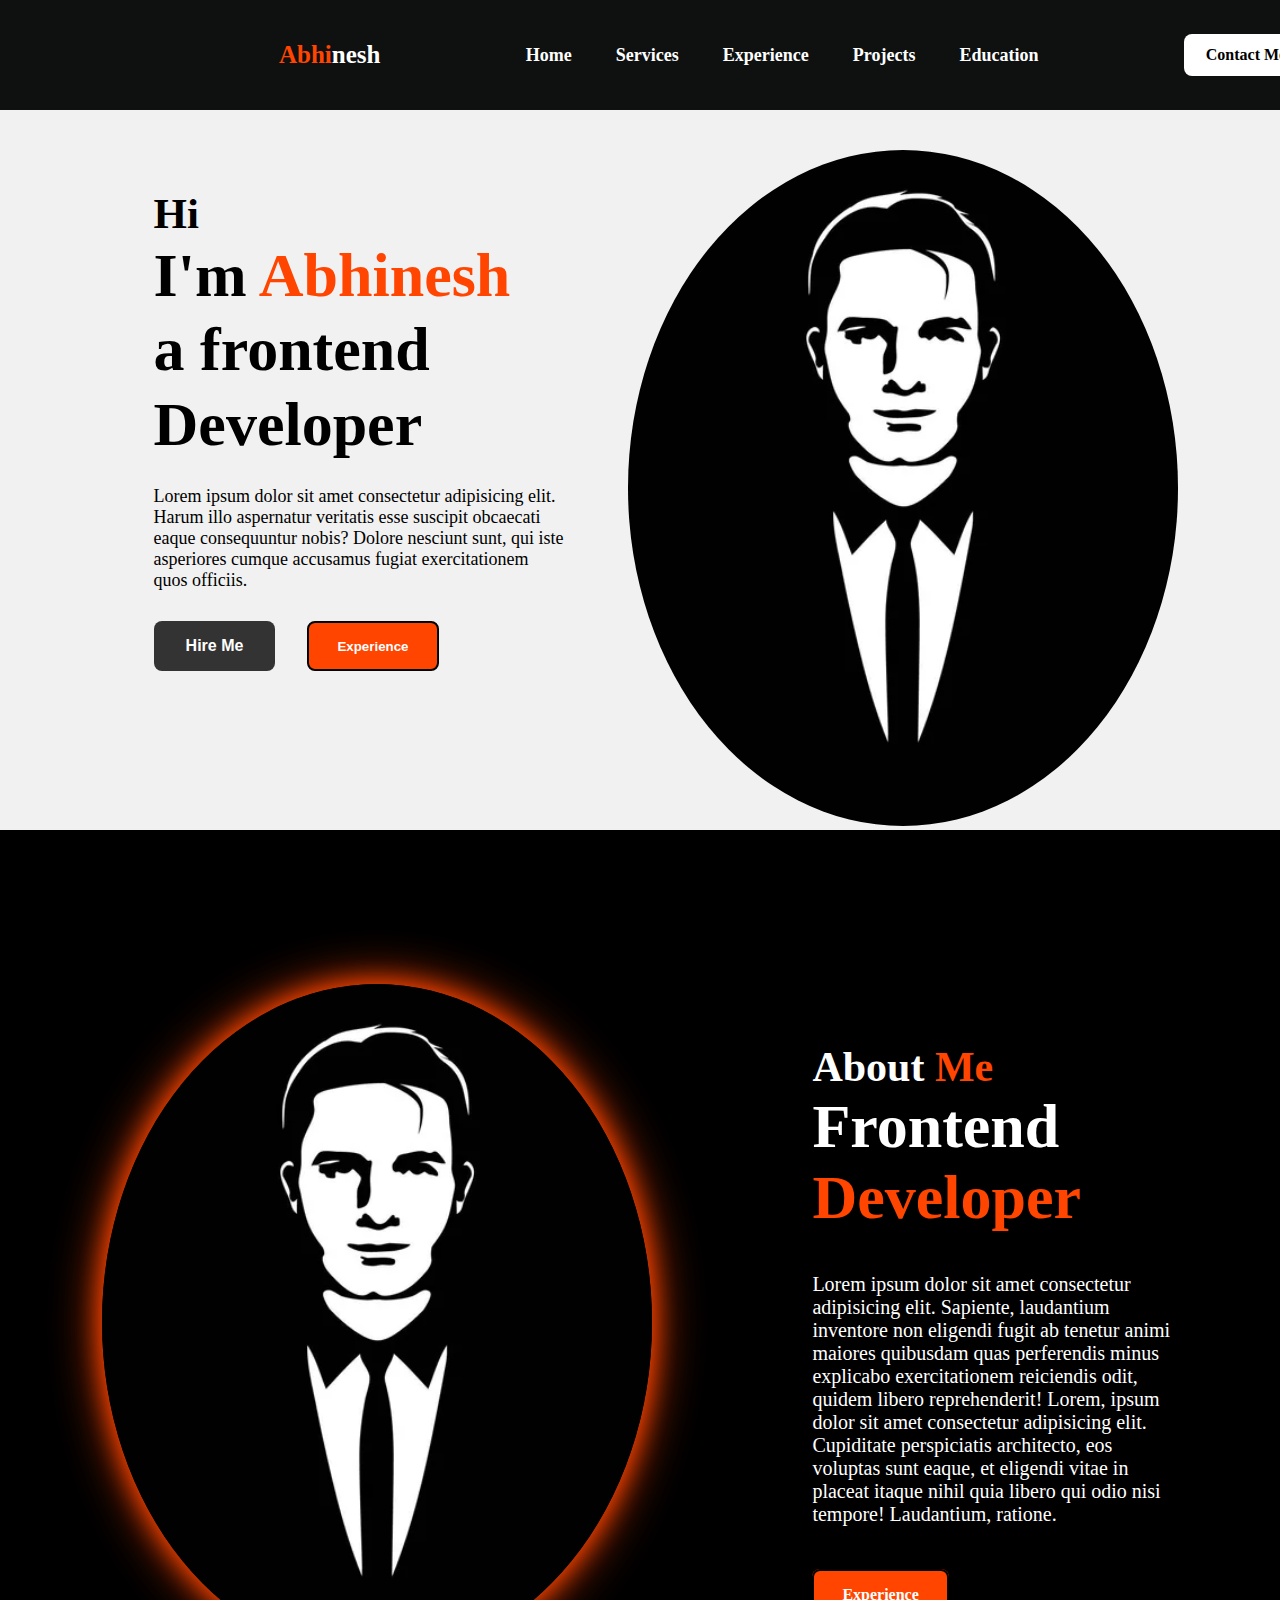
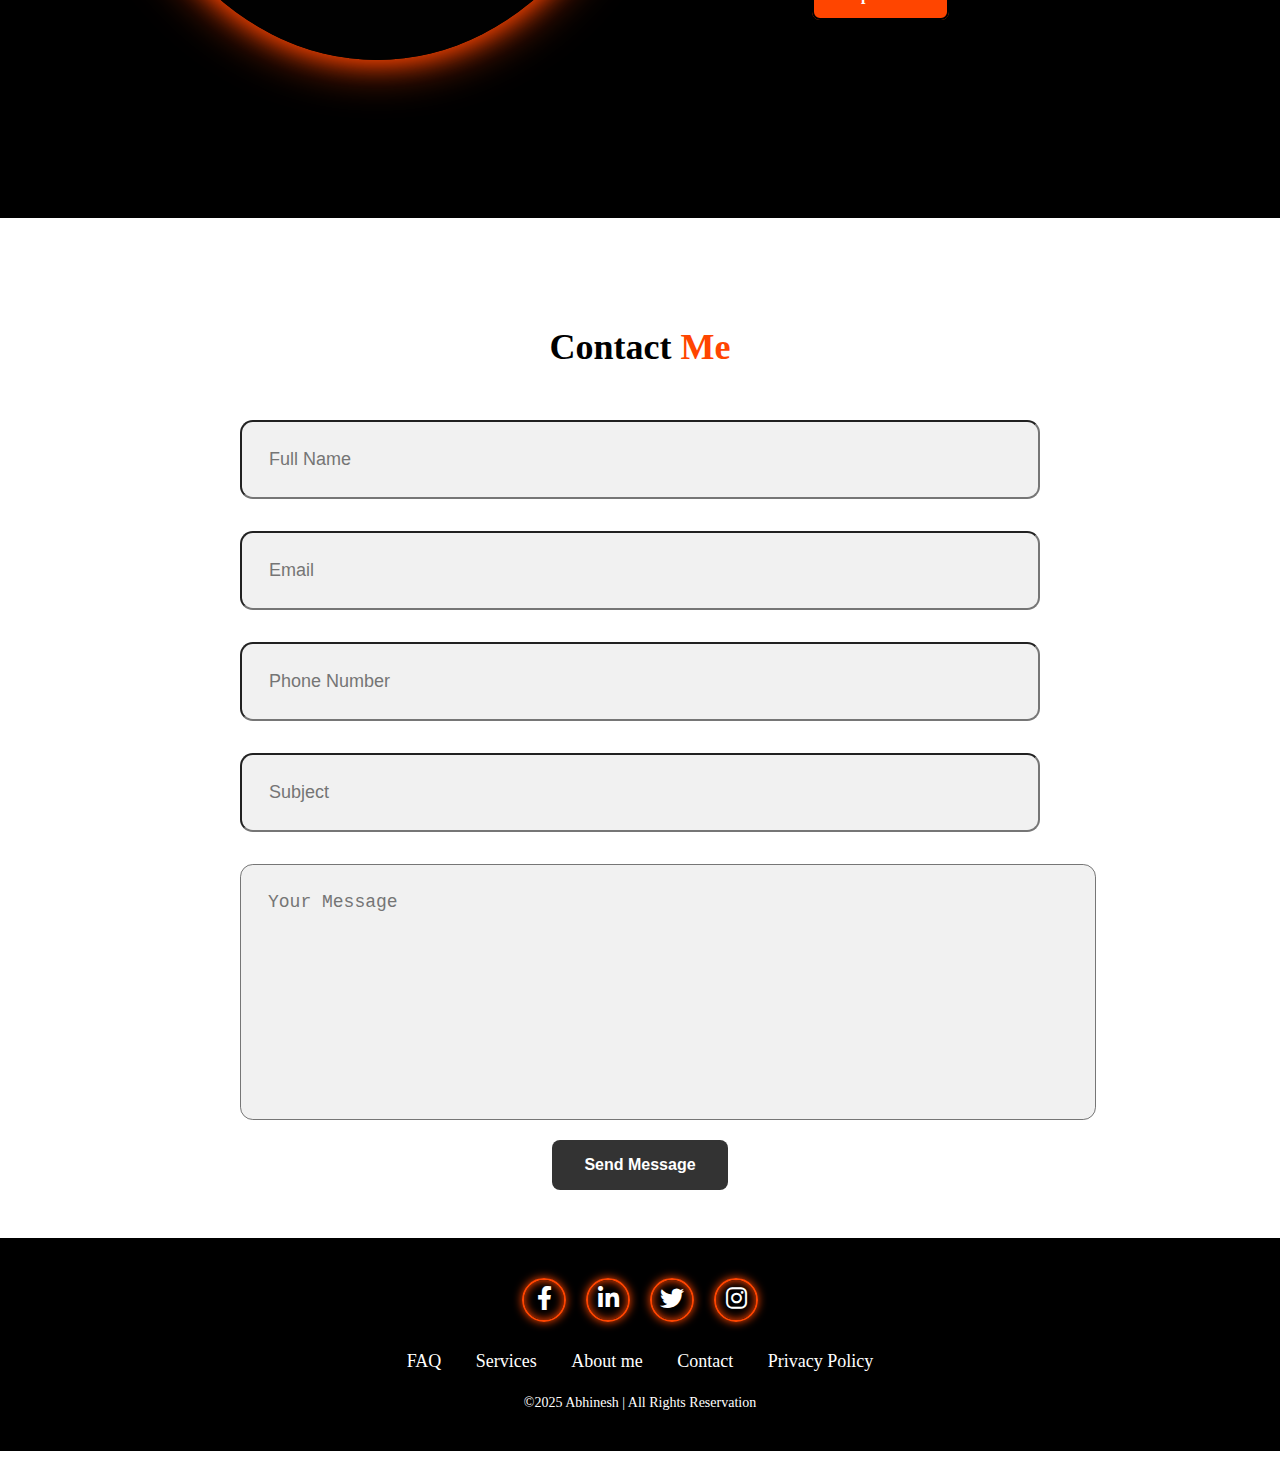
<file: index.html>
<!DOCTYPE html>
<html lang="en">
<head>
    <meta charset="UTF-8">
    <meta name="viewport" content="width=device-width, initial-scale=1.0">
    <title>Portfolio</title>
    <link rel="stylesheet" href="https://cdnjs.cloudflare.com/ajax/libs/font-awesome/6.0.0-beta3/css/all.min.css">

    <link rel="stylesheet" href="index.css">
</head>
<body>
<header>
    <div class="header">
        <a href="#" class="logo"><span>Abhi</span>nesh</a>
      
        <div class="me">
          <a href="index.html">Home</a>
          <a href="service.html">Services</a>
          <a href="experience.html">Experience</a>
          <a href="project.html">Projects</a>
          <a href="education.html">Education</a>
        </div>
        
            <a href="#contact" class="contact">Contact Me</a>
    </div>
</header>
<!-- HERO SECTION -->
<section class="home">
    <div class="home-content">
        <h3>Hi</h3>
        <h1>I'm <span>Abhinesh<br></span>a frontend Developer</h1>
        <p>Lorem ipsum dolor sit amet consectetur adipisicing elit. Harum illo aspernatur veritatis esse suscipit obcaecati eaque consequuntur nobis? Dolore nesciunt sunt, qui iste asperiores cumque accusamus fugiat exercitationem quos officiis.</p>

        <div class="button">
            <button class="btn-1">Hire Me</button>
            <button class="btn-2">Experience </button>
        </div>
    </div>
    <div class="img-box">
        <img src="photo.jpg" alt="me">
    </div>
</section>
<!-- EXPERIENCE -->
<section class="about">
    <div class="about-img">
        <img src="photo.jpg" alt="">
    </div>
    <div class="about-content">
        <h2 class="heading">About <span>Me</span></h2>
        <h3>Frontend <span>Developer</span></h3>
        <p>Lorem ipsum dolor sit amet consectetur adipisicing elit. Sapiente, laudantium inventore non eligendi fugit ab tenetur animi maiores quibusdam quas perferendis minus explicabo exercitationem reiciendis odit, quidem libero reprehenderit! Lorem, ipsum dolor sit amet consectetur adipisicing elit. Cupiditate perspiciatis architecto, eos voluptas sunt eaque, et eligendi vitae in placeat itaque nihil quia libero qui odio nisi tempore! Laudantium, ratione.</p>
        <a href="#" class="btn-2">Experience</a>
    </div>
</section>

    <!-- CONTACT PAGE -->
  <section class="contact-form" id="contact">
    <h2 class="contact-me">Contact <span>Me</span></h2>

    <form action="#">
      <div class="input-box">
        <input type="text" placeholder="Full Name">
        <input type="email" placeholder="Email">
      </div>

      <div class="input-box">
        <input type="number" placeholder="Phone Number">
        <input type="text" placeholder="Subject">
      </div>

      <textarea name="" id="" cols="30" rows="10" placeholder="Your Message"></textarea>

      <input type="submit" value="Send Message" class="btn-1">
    </form>
  </section>

  <!-- JavaScript  -->
  <script>
    document.querySelector("form").addEventListener("submit", function(event) {
      event.preventDefault(); // Stop form from submitting
      const fullName = document.querySelector("input[placeholder='Full Name']").value;
      const email = document.querySelector("input[type='email']").value;
      const phone = document.querySelector("input[placeholder='Phone Number']").value;
      const subject = document.querySelector("input[placeholder='Subject']").value;
      const message = document.querySelector("textarea").value;

      if (fullName && email && phone && subject && message) {
        alert("Thank you, " + fullName + "! Your message has been sent.");
      } else {
        alert("Please fill out all the fields.");
      }
    });
  </script>
<!-- FOOTER -->
<footer class="footer">
    <div class="social">
        <a href="#"><i class="fab fa-facebook-f"></i></a>
    <a href="#"><i class="fab fa-linkedin-in"></i></a>
    <a href="#"><i class="fab fa-twitter"></i></a>
    <a href="#"><i class="fab fa-instagram"></i></a>
       
    </div>
    <ul class="list">
        <li><a href="#">FAQ</a></li>
        <li><a href="#">Services</a></li>
        <li><a href="#">About me </a></li>
        <li><a href="#">Contact</a></li>
        <li><a href="#">Privacy Policy</a></li>
    </ul>
    <p class="copyright">&copy;2025 Abhinesh | All Rights Reservation</p>
</footer>

</body>
</html>
</file>
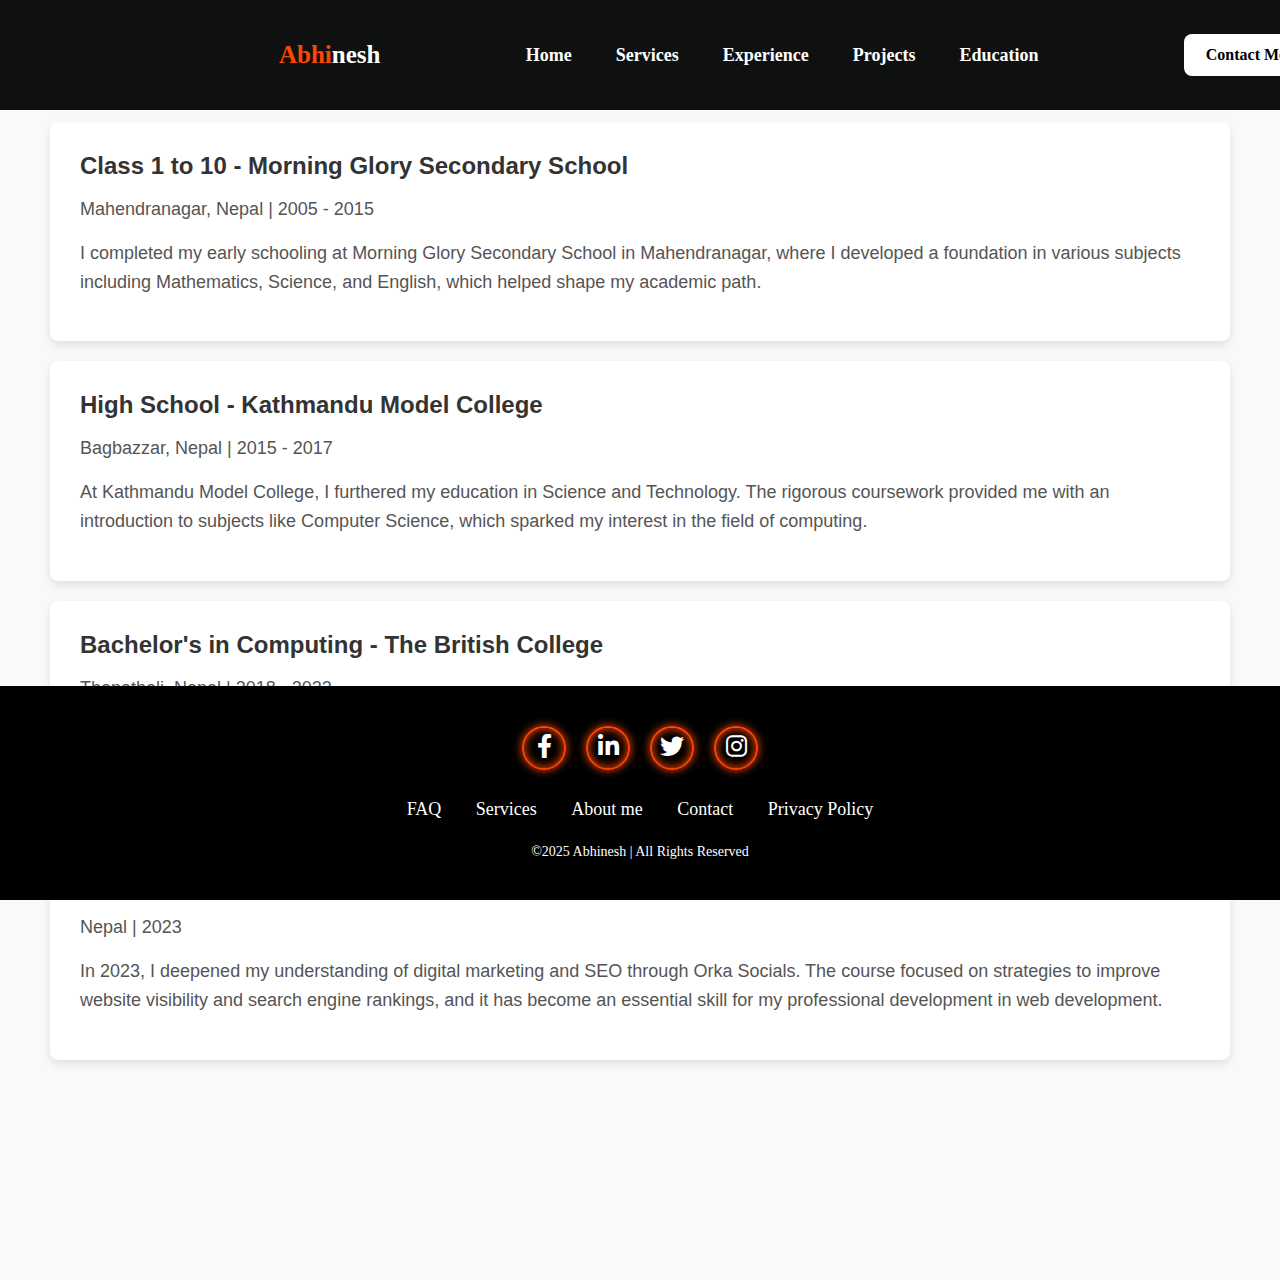
<file: education.html>
<!DOCTYPE html>
<html lang="en">
<head>
    <meta charset="UTF-8">
    <meta name="viewport" content="width=device-width, initial-scale=1.0">
    <title>Projects</title>
    <link rel="stylesheet" href="education.css">
    <link rel="stylesheet" href="https://cdnjs.cloudflare.com/ajax/libs/font-awesome/6.0.0-beta3/css/all.min.css">
</head>
<body> 
    <header>
        <div class="header">
            <a href="index.html" class="logo"><span>Abhi</span>nesh</a>
            <div class="me">
                <a href="index.html">Home</a>
                <a href="service.html">Services</a>
                <a href="experience.html">Experience</a>
                <a href="project.html">Projects</a>
                <a href="education.html">Education</a>
              </div>
            <a href="#contact" class="contact">Contact Me</a>
        </div>
    </header>

    <section class="education">
        <h2>Education</h2>
        <div class="education-item">
            <h3>Class 1 to 10 - Morning Glory Secondary School</h3>
            <p>Mahendranagar, Nepal | 2005 - 2015</p>
            <p>I completed my early schooling at Morning Glory Secondary School in Mahendranagar, where I developed a foundation in various subjects including Mathematics, Science, and English, which helped shape my academic path.</p>
        </div>
        <div class="education-item">
            <h3>High School - Kathmandu Model College</h3>
            <p>Bagbazzar, Nepal | 2015 - 2017</p>
            <p>At Kathmandu Model College, I furthered my education in Science and Technology. The rigorous coursework provided me with an introduction to subjects like Computer Science, which sparked my interest in the field of computing.</p>
        </div>
        <div class="education-item">
            <h3>Bachelor's in Computing - The British College</h3>
            <p>Thapathali, Nepal | 2018 - 2022</p>
            <p>I pursued my Bachelor's degree in Computing at The British College in Thapathali, where I gained expertise in areas like Software Development, Web Development, and Data Structures, which formed the foundation of my career as a computing professional.</p>
        </div>
        <div class="education-item">
            <h3>SEO Studies - Orka Socials</h3>
            <p>Nepal | 2023</p>
            <p>In 2023, I deepened my understanding of digital marketing and SEO through Orka Socials. The course focused on strategies to improve website visibility and search engine rankings, and it has become an essential skill for my professional development in web development.</p>
        </div>
    </section>
    
    

    <footer class="footer">
        <div class="social">
            <a href="#"><i class="fab fa-facebook-f"></i></a>
            <a href="#"><i class="fab fa-linkedin-in"></i></a>
            <a href="#"><i class="fab fa-twitter"></i></a>
            <a href="#"><i class="fab fa-instagram"></i></a>
        </div>
        <ul class="list">
            <li><a href="#">FAQ</a></li>
            <li><a href="#">Services</a></li>
            <li><a href="#">About me</a></li>
            <li><a href="#">Contact</a></li>
            <li><a href="#">Privacy Policy</a></li>
        </ul>
        <p class="copyright">&copy;2025 Abhinesh | All Rights Reserved</p>
    </footer>
</body>
</html>
</file>
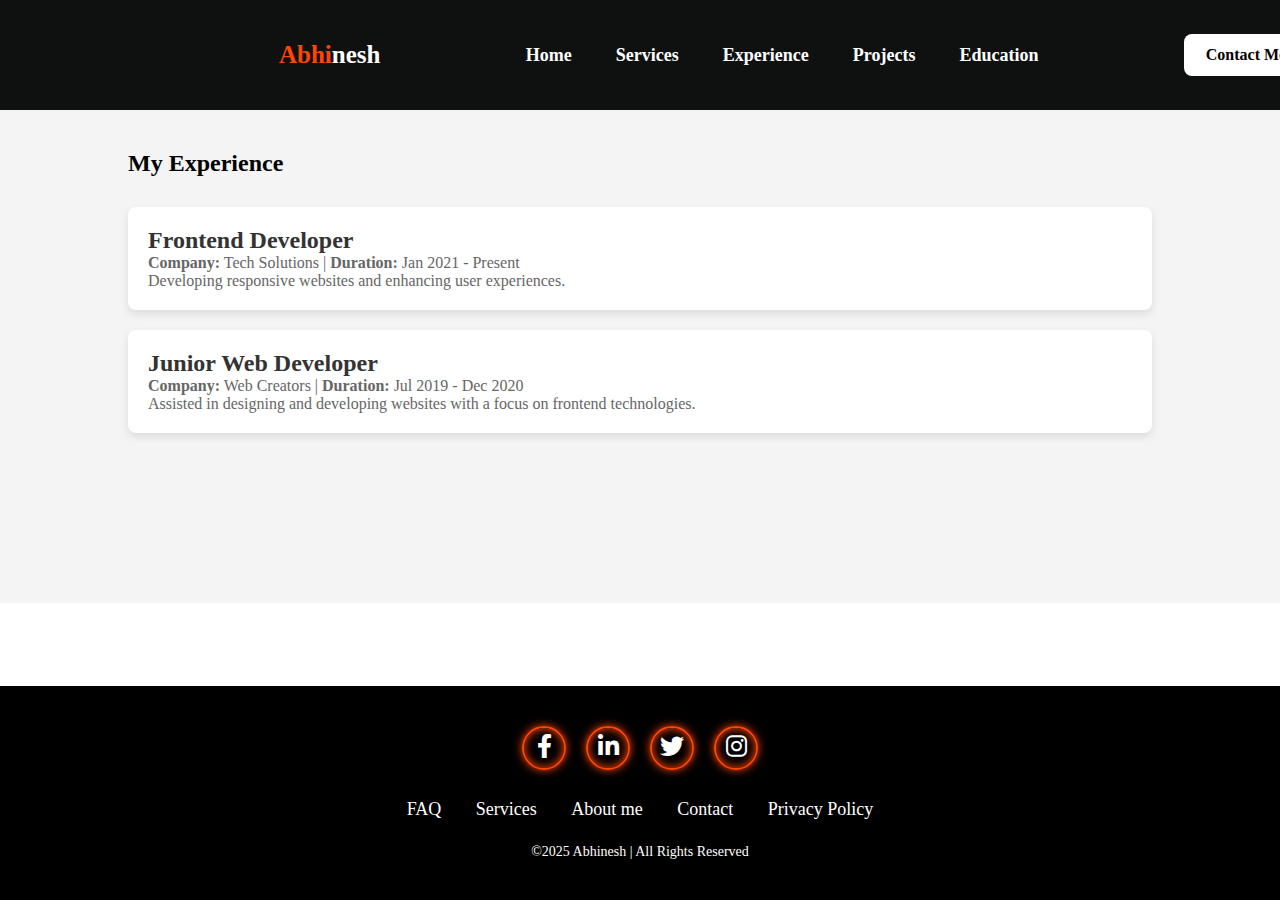
<file: experience.html>
<!DOCTYPE html>
<html lang="en">
<head>
    <meta charset="UTF-8">
    <meta name="viewport" content="width=device-width, initial-scale=1.0">
    <title>Experience</title>
    <link rel="stylesheet" href="https://cdnjs.cloudflare.com/ajax/libs/font-awesome/6.0.0-beta3/css/all.min.css">
    <link rel="stylesheet" href="experience.css">
</head>
<body>
    <header>
        <div class="header">
            <a href="index.html" class="logo"><span>Abhi</span>nesh</a>
            <div class="me">
                <a href="index.html">Home</a>
                <a href="service.html">Services</a>
                <a href="experience.html">Experience</a>
                <a href="project.html">Projects</a>
                <a href="education.html">Education</a>
              </div>
            <a href="#contact" class="contact">Contact Me</a>
        </div>
    </header>

    <section class="experience">
        <h2>My Experience</h2>
        <div class="experience-list">
            <div class="experience-item">
                <h3>Frontend Developer</h3>
                <p><strong>Company:</strong> Tech Solutions | <strong>Duration:</strong> Jan 2021 - Present</p>
                <p>Developing responsive websites and enhancing user experiences.</p>
            </div>
            <div class="experience-item">
                <h3>Junior Web Developer</h3>
                <p><strong>Company:</strong> Web Creators | <strong>Duration:</strong> Jul 2019 - Dec 2020</p>
                <p>Assisted in designing and developing websites with a focus on frontend technologies.</p>
            </div>
        </div>
    </section>

    <footer class="footer">
        <div class="social">
            <a href="#"><i class="fab fa-facebook-f"></i></a>
            <a href="#"><i class="fab fa-linkedin-in"></i></a>
            <a href="#"><i class="fab fa-twitter"></i></a>
            <a href="#"><i class="fab fa-instagram"></i></a>
        </div>
        <ul class="list">
            <li><a href="#">FAQ</a></li>
            <li><a href="#">Services</a></li>
            <li><a href="#">About me</a></li>
            <li><a href="#">Contact</a></li>
            <li><a href="#">Privacy Policy</a></li>
        </ul>
        <p class="copyright">&copy;2025 Abhinesh | All Rights Reserved</p>
    </footer>
</body>
</html>
</file>
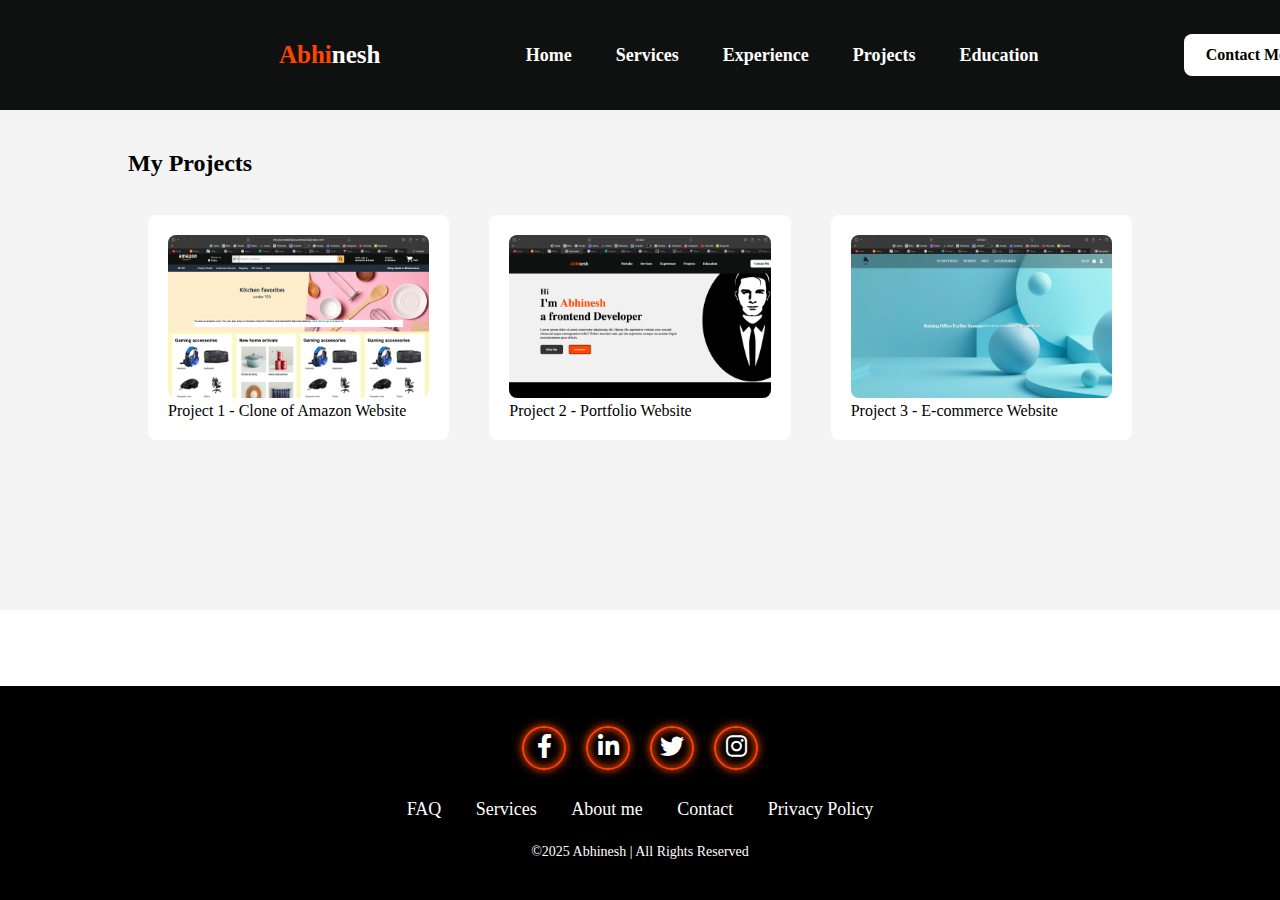
<file: project.html>
<!DOCTYPE html>
<html lang="en">
<head>
    <meta charset="UTF-8">
    <meta name="viewport" content="width=device-width, initial-scale=1.0">
    <title>Projects</title>
    <link rel="stylesheet" href="project.css">
    <link rel="stylesheet" href="https://cdnjs.cloudflare.com/ajax/libs/font-awesome/6.0.0-beta3/css/all.min.css">
</head>
<body> 
    <header>
        <div class="header">
            <a href="index.html" class="logo"><span>Abhi</span>nesh</a>
            <div class="me">
                <a href="index.html">Home</a>
                <a href="services.html">Services</a>
                <a href="experience.html">Experience</a>
                <a href="projects.html">Projects</a>
                <a href="education.html">Education</a>
            </div>
            <a href="#contact" class="contact">Contact Me</a>
        </div>
    </header>

    <section class="gallery">
        <h2>My Projects</h2><br>
        <div class="gallery-grid">
            <div class="gallery-item">
                <a href="project1.png" target="_blank">
                <img src="project1.png" alt="Project 1"></a>
                <p>Project 1 - Clone of Amazon Website</p>
            </div>
            <div class="gallery-item">
                <a href="project2.png" target="_blank">
                <img src="project2.png" alt="Project 2"></a>
                <p>Project 2 - Portfolio Website</p>
            </div>
            <div class="gallery-item">
                <a href="project3.jpg" target="_blank">
                <img src="project3.jpg" alt="Project 3"></a>
                <p>Project 3 - E-commerce Website</p>
            </div>
        </div>
    </section>

    <footer class="footer">
        <div class="social">
            <a href="#"><i class="fab fa-facebook-f"></i></a>
            <a href="#"><i class="fab fa-linkedin-in"></i></a>
            <a href="#"><i class="fab fa-twitter"></i></a>
            <a href="#"><i class="fab fa-instagram"></i></a>
        </div>
        <ul class="list">
            <li><a href="#">FAQ</a></li>
            <li><a href="#">Services</a></li>
            <li><a href="#">About me</a></li>
            <li><a href="#">Contact</a></li>
            <li><a href="#">Privacy Policy</a></li>
        </ul>
        <p class="copyright">&copy;2025 Abhinesh | All Rights Reserved</p>
    </footer>
</body>
</html>
</file>
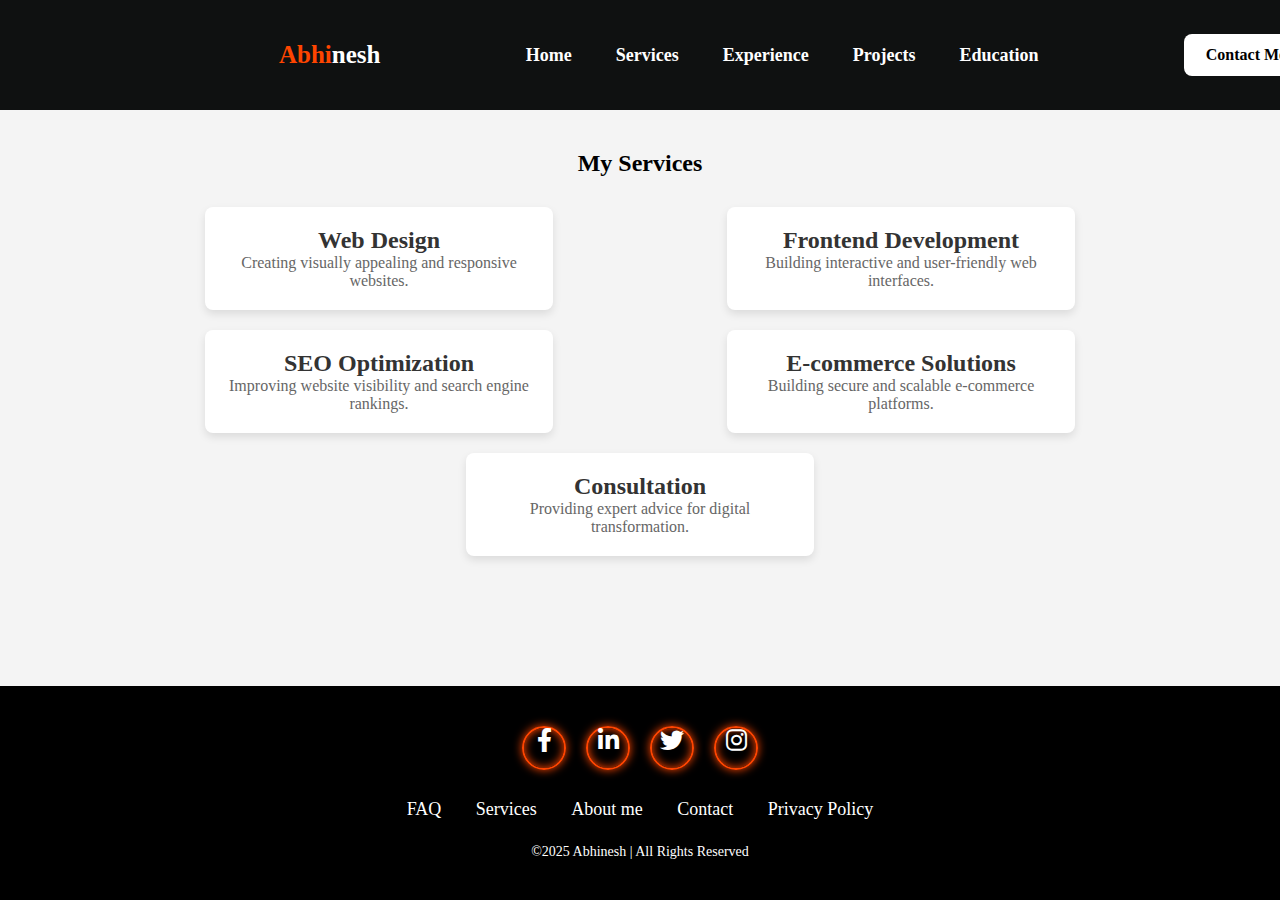
<file: service.html>
<html lang="en">
<head>
    <meta charset="UTF-8">
    <meta name="viewport" content="width=device-width, initial-scale=1.0">
    <title>Services</title>
    <link rel="stylesheet" href="https://cdnjs.cloudflare.com/ajax/libs/font-awesome/6.0.0-beta3/css/all.min.css">
    <link rel="stylesheet" href="service.css">
</head>
<body>
    <header>
        <div class="header">
            <a href="index.html" class="logo"><span>Abhi</span>nesh</a>
            <div class="me">
                <a href="index.html">Home</a>
                <a href="service.html">Services</a>
                <a href="experience.html">Experience</a>
                <a href="project.html">Projects</a>
                <a href="education.html">Education</a>
              </div>
            <a href="#contact" class="contact">Contact Me</a>
        </div>
    </header>

    <section class="services">
        <h2>My Services</h2>
        <div class="service-list">
            <div class="service-item">
                <h3>Web Design</h3>
                <p>Creating visually appealing and responsive websites.</p>
            </div>
            <div class="service-item">
                <h3>Frontend Development</h3>
                <p>Building interactive and user-friendly web interfaces.</p>
            </div>
            <div class="service-item">
                <h3>SEO Optimization</h3>
                <p>Improving website visibility and search engine rankings.</p>
            </div>
                <div class="service-item">
                    <h3>E-commerce Solutions</h3>
                    <p>Building secure and scalable e-commerce platforms.</p>
                </div>
                <div class="service-item">
                    <h3>Consultation</h3>
                    <p>Providing expert advice for digital transformation.</p>
                </div>
        </div>
    </section>

    <footer class="footer">
        <div class="social">
            <a href="#"><i class="fab fa-facebook-f"></i></a>
    <a href="#"><i class="fab fa-linkedin-in"></i></a>
    <a href="#"><i class="fab fa-twitter"></i></a>
    <a href="#"><i class="fab fa-instagram"></i></a>
        </div>
        <ul class="list">
            <li><a href="#">FAQ</a></li>
            <li><a href="#">Services</a></li>
            <li><a href="#">About me</a></li>
            <li><a href="#">Contact</a></li>
            <li><a href="#">Privacy Policy</a></li>
        </ul>
        <p class="copyright">&copy;2025 Abhinesh | All Rights Reserved</p>
    </footer>
</body>
</html>
</file>
<file: index.css>
*{
    margin: 0;
    padding: 0;
    text-decoration: none;
}

.header{
    background-color: #0f1111;
    position: fixed;
    top: 0;
    bottom: 0;
    height: 40px;
    width: 100%;
    padding: 35px 12%;
    display: flex;
    align-items: center;
    justify-content: space-evenly;
    
}
.logo{
    font-size: 25px;
    color: white;
    font-weight: 700;
    transition: 0.3s ease;
}
.logo:hover{
    color: orangered;
    text-shadow: 0 0 25px orangered,
    0 0 50px orangered;
    transform: scale(1.2);
}
span{
    color: orangered;
}
.me a {
    font-size: 18px;
    color: white;
    font-weight: 600;
   margin: 0 20px;
   border-bottom: 3px solid transparent;
   transition: 0.3 ease;
}
.me a:hover{
    color: orangered;
    border-bottom: 3px solid orangered;
}
.contact{
    padding: 10px 20px;
    background-color: white;
    color: black;
    border-radius: 8px;
    font-weight: 600;
    font-size: 16px;
    border: 2px solid transparent;
    
}
.contact:hover{
    background-color: orangered;
    transition: 0.3s ease;
    box-shadow: 0 0 25px  orangered;
    color: white;
}
.home{
    width: 80%;
    background:rgb(241, 241, 241) ;
    display: flex;
    align-items: center;
    gap: 4em;
    padding: 30px 12% 0;
}
.home-content{
    max-width: 800px;
}
.home-content h3{
    font-size: 43px;

}
.home-content h1{
    font-size: 62px;
    line-height: 1.2;
}
.home-content p{
    font-size: 18px;
    margin: 25px 0 30px;
}
.button{
    width: 345px;
    display: flex;
    gap: 2em;
}
.btn-1{
    padding: 10px 28px;
    background-color: black;
    border-radius: 8px;
    border: 2px solid transparent;
    color: white;
    font-size: 18px;
    font-weight: 700;
}
.btn-1:hover{
    background-color: white;
    transition: 0.3s ease;
    border: 2px solid black;
    color: black
}
.btn-2{
    padding: 15px 28px;
    background-color: orangered;
    border-radius: 8px;
    color: white;
    border: 2px solid black;
    font-weight: 700;
   
}
.btn-2:hover{
    background-color: white;
    color: orangered;
    transform: 0.3 ease;
}
.img-box img{
  border-radius: 50%;  
   width: 550px;
    margin-top: 120px;
  }
  



    .about{
        display: flex;
        justify-content: center;
        align-items: center;
        padding: 12% 8%;
        gap: 10em;
        background: black;

    }
    .about-img img{
        position: relative;
        width: 550px;
        box-shadow: 0 0 25px orangered,
        0 0 50px orangered;
        border-radius: 50%;


    }
    .about-content h2{
text-align: left;
color: white;
font-size: 42px;
    }
    .about-content h3{
        font-size: 62px;
        color: white;
    }
    .about-content p{
        color: white;
        font-size: 20px;
        margin: 2em 0 3em;
    }
    .contact-form h2 {
        text-align: center;
        margin-top: 3em;
        margin-bottom: 1em;
        font-size: 36px;
      }
      
      .contact-form form {
        max-width: 50em;
        margin: 1rem auto;
        text-align: center;
        margin-bottom: 3em;
      }
      
      .contact-form form .input-box {
        display: flex;
        justify-content: center;
        flex-wrap: wrap;
      }
      
      .contact-form form .input-box input,
      .contact-form form textarea {
        width: 100%;
        padding: 1.5em;
        font-size: 18px;
        color: black;
        background: rgb(241, 241, 241);
        border-radius: 0.8rem;
        margin: 1rem 0;
        resize: none;
      }
      
      .btn-1 {
        padding: 1em 2em;
        background-color: #333;
        color: white;
        border: none;
        border-radius: 0.5rem;
        cursor: pointer;
        font-size: 16px;
        transition: background-color 0.3s ease;
      }
      
      .btn-1:hover {
        background-color: #555;
      }
      .footer {
        position: relative;
        bottom: 0;
        width: 100%;
        padding: 40px 0;
        background-color: black;
        color: white;
      }
      
      .footer .social {
        text-align: center;
        padding-bottom: 25px;
        color: white;
      }
      
      .footer .social a {
        font-size: 24px;
        color: white;
        border: 2px solid orangered;
        width: 40px;
        height: 40px;
        line-height: 38px;
        display: inline-block;
        text-align: center;
        border-radius: 50%;
        margin: 0 8px;
        box-shadow: inset 0 0 10px orangered, 0 0 10px orangered;
        transition: 0.3s ease;
      }
      
      .footer .social a:hover {
        transform: scale(1.2) translateY(-10px);
        color: orangered;
        border: 2px solid orangered;
      }
      
      .footer ul {
        margin-top: 0;
        padding: 0;
        font-size: 18px;
        line-height: 1.6;
        margin-bottom: 0;
        text-align: center;
      }
      
      .footer ul li a {
        color: white;
        border-bottom: 3px solid transparent;
        transition: 0.3s ease;
      }
      
      .footer ul li a:hover {
        border-bottom: 3px solid orangered;
      }
      
      .footer ul li {
        display: inline-block;
        padding: 0 15px;
      }
      
      .footer .copyright {
        margin-top: 20px;
        text-align: center;
        font-size: 14px;
        color: white;
      }
</file>
<file: education.css>
*{
    margin: 0;
    padding: 0;
    text-decoration: none;
}

.header{
    background-color: #0f1111;
    position: fixed;
    top: 0;
    bottom: 0;
    height: 40px;
    width: 100%;
    padding: 35px 12%;
    display: flex;
    align-items: center;
    justify-content: space-evenly;
    
}
.logo{
    font-size: 25px;
    color: white;
    font-weight: 700;
    transition: 0.3s ease;
}
.logo:hover{
    color: orangered;
    text-shadow: 0 0 25px orangered,
    0 0 50px orangered;
    transform: scale(1.2);
}
span{
    color: orangered;
}
.me a {
    font-size: 18px;
    color: white;
    font-weight: 600;
   margin: 0 20px;
   border-bottom: 3px solid transparent;
   transition: 0.3 ease;
}
.me a:hover{
    color: orangered;
    border-bottom: 3px solid orangered;
}
.contact{
    padding: 10px 20px;
    background-color: white;
    color: black;
    border-radius: 8px;
    font-weight: 600;
    font-size: 16px;
    border: 2px solid transparent;
    
}
.contact:hover{
    background-color: orangered;
    transition: 0.3s ease;
    box-shadow: 0 0 25px  orangered;
    color: white;
}
.education {
    padding: 50px;
    background-color: #f9f9f9;
    text-align: center;
    font-family: 'Arial', sans-serif;
    padding-bottom: 200px
}

.education h2 {
    font-size: 36px;
    color: #333;
    margin-bottom: 30px;
    text-transform: uppercase;
    letter-spacing: 2px;
}

.education-item {
    background-color: #ffffff;
    border-radius: 8px;
    box-shadow: 0 4px 8px rgba(0, 0, 0, 0.1);
    margin: 20px 0;
    padding: 30px;
    text-align: left;
    transition: transform 0.3s ease;
}

.education-item:hover {
    transform: translateY(-10px);
    box-shadow: 0 8px 16px rgba(0, 0, 0, 0.2);
}

.education-item h3 {
    font-size: 24px;
    color: #333;
    margin-bottom: 15px;
    font-weight: 600;
}

.education-item p {
    font-size: 18px;
    color: #555;
    line-height: 1.6;
    margin-bottom: 15px;
}

.education-item p:first-child {
    font-weight: 700;
    color: #666;
}



.footer {
    position: fixed;
    bottom: 0;
    width: 100%;
    padding: 40px 0;
    background-color: black;
    color: white;
  }
  
  .footer .social {
    text-align: center;
    padding-bottom: 25px;
    color: white;
  }
  
  .footer .social a {
    font-size: 24px;
    color: white;
    border: 2px solid orangered;
    width: 40px;
    height: 40px;
    line-height: 38px;
    display: inline-block;
    text-align: center;
    border-radius: 50%;
    margin: 0 8px;
    box-shadow: inset 0 0 10px orangered, 0 0 10px orangered;
    transition: 0.3s ease;
  }
  
  .footer .social a:hover {
    transform: scale(1.2) translateY(-10px);
    color: orangered;
    border: 2px solid orangered;
  }
  
  .footer ul {
    margin-top: 0;
    padding: 0;
    font-size: 18px;
    line-height: 1.6;
    margin-bottom: 0;
    text-align: center;
  }
  
  .footer ul li a {
    color: white;
    border-bottom: 3px solid transparent;
    transition: 0.3s ease;
  }
  
  .footer ul li a:hover {
    border-bottom: 3px solid orangered;
  }
  
  .footer ul li {
    display: inline-block;
    padding: 0 15px;
  }
  
  .footer .copyright {
    margin-top: 20px;
    text-align: center;
    font-size: 14px;
    color: white;
  }
</file>
<file: experience.css>
*{
    margin: 0;
    padding: 0;
    text-decoration: none;
}

.header{
    background-color: #0f1111;
    position: fixed;
    top: 0;
    bottom: 0;
    height: 40px;
    width: 100%;
    padding: 35px 12%;
    display: flex;
    align-items: center;
    justify-content: space-evenly;
    
}
.logo{
    font-size: 25px;
    color: white;
    font-weight: 700;
    transition: 0.3s ease;
}
.logo:hover{
    color: orangered;
    text-shadow: 0 0 25px orangered,
    0 0 50px orangered;
    transform: scale(1.2);
}
span{
    color: orangered;
}
.me a {
    font-size: 18px;
    color: white;
    font-weight: 600;
   margin: 0 20px;
   border-bottom: 3px solid transparent;
   transition: 0.3 ease;
}
.me a:hover{
    color: orangered;
    border-bottom: 3px solid orangered;
}
.contact{
    padding: 10px 20px;
    background-color: white;
    color: black;
    border-radius: 8px;
    font-weight: 600;
    font-size: 16px;
    border: 2px solid transparent;
    
}
.contact:hover{
    background-color: orangered;
    transition: 0.3s ease;
    box-shadow: 0 0 25px  orangered;
    color: white;
}
.experience {
    padding: 150px 10%;
    background-color: #f4f4f4;
}

.experience-list {
    margin-top: 30px;
}

.experience-item {
    background-color: white;
    padding: 20px;
    border-radius: 8px;
    box-shadow: 0 4px 8px rgba(0, 0, 0, 0.1);
    margin-bottom: 20px;
}

.experience-item h3 {
    color: #333;
    font-size: 24px;
}

.experience-item p {
    color: #666;
    font-size: 16px;
}
.footer {
    position: fixed;
    bottom: 0;
    width: 100%;
    padding: 40px 0;
    background-color: black;
    color: white;
  }
  
  .footer .social {
    text-align: center;
    padding-bottom: 25px;
    color: white;
  }
  
  .footer .social a {
    font-size: 24px;
    color: white;
    border: 2px solid orangered;
    width: 40px;
    height: 40px;
    line-height: 38px;
    display: inline-block;
    text-align: center;
    border-radius: 50%;
    margin: 0 8px;
    box-shadow: inset 0 0 10px orangered, 0 0 10px orangered;
    transition: 0.3s ease;
  }
  
  .footer .social a:hover {
    transform: scale(1.2) translateY(-10px);
    color: orangered;
    border: 2px solid orangered;
  }
  
  .footer ul {
    margin-top: 0;
    padding: 0;
    font-size: 18px;
    line-height: 1.6;
    margin-bottom: 0;
    text-align: center;
  }
  
  .footer ul li a {
    color: white;
    border-bottom: 3px solid transparent;
    transition: 0.3s ease;
  }
  
  .footer ul li a:hover {
    border-bottom: 3px solid orangered;
  }
  
  .footer ul li {
    display: inline-block;
    padding: 0 15px;
  }
  
  .footer .copyright {
    margin-top: 20px;
    text-align: center;
    font-size: 14px;
    color: white;
  }
</file>
<file: project.css>
*{
    margin: 0;
    padding: 0;
    text-decoration: none;
}

.header{
    background-color: #0f1111;
    position: fixed;
    top: 0;
    bottom: 0;
    height: 40px;
    width: 100%;
    padding: 35px 12%;
    display: flex;
    align-items: center;
    justify-content: space-evenly;
    
}
.logo{
    font-size: 25px;
    color: white;
    font-weight: 700;
    transition: 0.3s ease;
}
.logo:hover{
    color: orangered;
    text-shadow: 0 0 25px orangered,
    0 0 50px orangered;
    transform: scale(1.2);
}
span{
    color: orangered;
}
.me a {
    font-size: 18px;
    color: white;
    font-weight: 600;
   margin: 0 20px;
   border-bottom: 3px solid transparent;
   transition: 0.3 ease;
}
.me a:hover{
    color: orangered;
    border-bottom: 3px solid orangered;
}
.contact{
    padding: 10px 20px;
    background-color: white;
    color: black;
    border-radius: 8px;
    font-weight: 600;
    font-size: 16px;
    border: 2px solid transparent;
    
}
.contact:hover{
    background-color: orangered;
    transition: 0.3s ease;
    box-shadow: 0 0 25px  orangered;
    color: white;
}
.gallery {
    padding: 150px 10%;
    background-color: #f4f4f4;
    
}

.gallery-grid {
    display: grid;
    grid-template-columns: repeat(auto-fill, minmax(250px, 1fr)); /* Adjusts the number of columns */
    gap: 40px;
    padding: 20px;
}
.gallery-item img {
    width: 100%;
    height: auto; /* Ensures images scale correctly */
    border-radius: 8px;
}
.gallery-item {
    background-color: white;
    padding: 20px;
    border-radius: 8px;
    box-shadow: 0 
}
.gallery-item img{
    size: 10px;
}
.footer {
    position: fixed;
    bottom: 0;
    width: 100%;
    padding: 40px 0;
    background-color: black;
    color: white;
  }
  
  .footer .social {
    text-align: center;
    padding-bottom: 25px;
    color: white;
  }
  
  .footer .social a {
    font-size: 24px;
    color: white;
    border: 2px solid orangered;
    width: 40px;
    height: 40px;
    line-height: 38px;
    display: inline-block;
    text-align: center;
    border-radius: 50%;
    margin: 0 8px;
    box-shadow: inset 0 0 10px orangered, 0 0 10px orangered;
    transition: 0.3s ease;
  }
  
  .footer .social a:hover {
    transform: scale(1.2) translateY(-10px);
    color: orangered;
    border: 2px solid orangered;
  }
  
  .footer ul {
    margin-top: 0;
    padding: 0;
    font-size: 18px;
    line-height: 1.6;
    margin-bottom: 0;
    text-align: center;
  }
  
  .footer ul li a {
    color: white;
    border-bottom: 3px solid transparent;
    transition: 0.3s ease;
  }
  
  .footer ul li a:hover {
    border-bottom: 3px solid orangered;
  }
  
  .footer ul li {
    display: inline-block;
    padding: 0 15px;
  }
  
  .footer .copyright {
    margin-top: 20px;
    text-align: center;
    font-size: 14px;
    color: white;
  }
</file>
<file: service.css>
*{
    margin: 0;
    padding: 0;
    text-decoration: none;
}

.header{
    background-color: #0f1111;
    position: fixed;
    top: 0;
    bottom: 0;
    height: 40px;
    width: 100%;
    padding: 35px 12%;
    display: flex;
    align-items: center;
    justify-content: space-evenly;
    
}
.logo{
    font-size: 25px;
    color: white;
    font-weight: 700;
    transition: 0.3s ease;
}
.logo:hover{
    color: orangered;
    text-shadow: 0 0 25px orangered,
    0 0 50px orangered;
    transform: scale(1.2);
}
span{
    color: orangered;
}
.me a {
    font-size: 18px;
    color: white;
    font-weight: 600;
   margin: 0 20px;
   border-bottom: 3px solid transparent;
   transition: 0.3 ease;
}
.me a:hover{
    color: orangered;
    border-bottom: 3px solid orangered;
}
.contact{
    padding: 10px 20px;
    background-color: white;
    color: black;
    border-radius: 8px;
    font-weight: 600;
    font-size: 16px;
    border: 2px solid transparent;
    
}
.contact:hover{
    background-color: orangered;
    transition: 0.3s ease;
    box-shadow: 0 0 25px  orangered;
    color: white;
}

.services {
    padding: 150px 10%;
    background-color: #f4f4f4;
    text-align: center;
}

.service-list {
    display: flex;
    justify-content: space-around;
    gap: 20px;
    margin-top: 30px;
    flex-wrap:wrap ;
}

.service-item {
    width: 30%;
    background-color: white;
    padding: 20px;
    border-radius: 8px;
    box-shadow: 0 4px 8px rgba(0, 0, 0, 0.1);
}

.service-item h3 {
    color: #333;
    font-size: 24px;
}

.service-item p {
    color: #666;
    font-size: 16px;
}
.footer {
    position: fixed;
    bottom: 0;
    width: 100%;
    padding: 40px 0;
    background-color: black;
    color: white;
  }
  
  .footer .social {
    text-align: center;
    padding-bottom: 25px;
    color: white;
  }
  
  .footer .social a {
    font-size: 24px;
    color: white;
    border: 2px solid orangered;
    width: 40px;
    height: 40px;
    line-height: 38px;
    display: inline-block;
    text-align: center;
    border-radius: 50%;
    margin: 0 8px;
    box-shadow: inset 0 0 10px orangered, 0 0 10px orangered;
    transition: 0.3s ease;
  }
  
  .footer .social a:hover {
    transform: scale(1.2) translateY(-10px);
    color: orangered;
    border: 2px solid orangered;
  }
  
  .footer ul {
    margin-top: 0;
    padding: 0;
    font-size: 18px;
    line-height: 1.6;
    margin-bottom: 0;
    text-align: center;
  }
  
  .footer ul li a {
    color: white;
    border-bottom: 3px solid transparent;
    transition: 0.3s ease;
  }
  
  .footer ul li a:hover {
    border-bottom: 3px solid orangered;
  }
  
  .footer ul li {
    display: inline-block;
    padding: 0 15px;
  }
  
  .footer .copyright {
    margin-top: 20px;
    text-align: center;
    font-size: 14px;
    color: white;
  }
</file>
